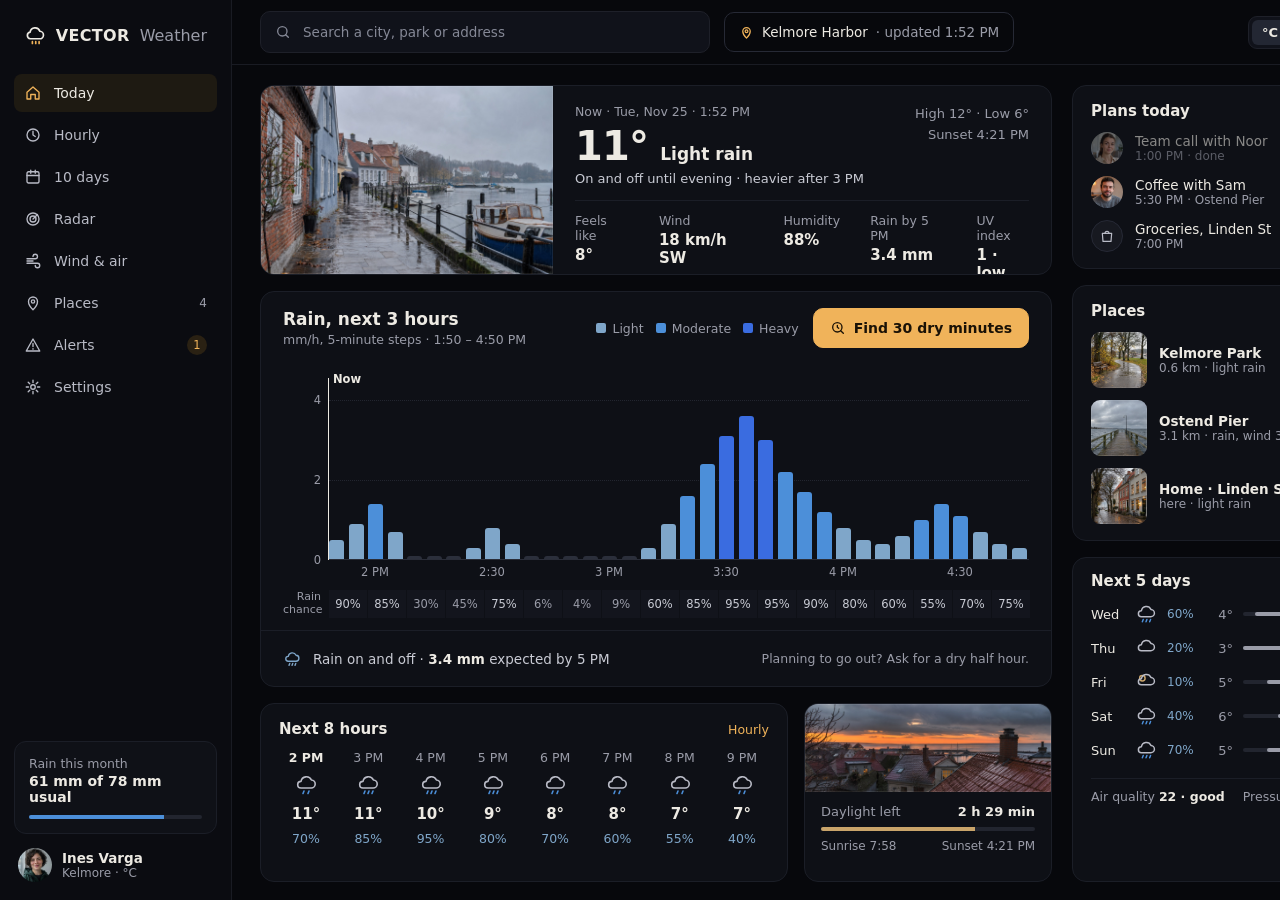
<file: index.html>
<!doctype html>
<html lang="en">
<head>
  <meta charset="utf-8">
  <meta name="viewport" content="width=device-width,initial-scale=1">
  <title>Walk Window — veraetogrex_portfolio</title>
  <link rel="stylesheet" href="style.css">
  <style>body{margin:0;min-height:100vh;display:grid;place-items:center;background:#07080c;overflow:auto}</style>
</head>
<body>
  <!-- Walk Window · the whole VECTOR Weather Today screen · zero dependencies · github.com/veraetogrex-portfolio -->
  <!-- A forecast without 30 dry minutes: document.querySelector('.vw').weatherApp.reset('steady') -->
  <section class="vw" aria-label="VECTOR Weather" data-assets="assets/"></section>
  <script src="script.js"></script>
</body>
</html>
</file>
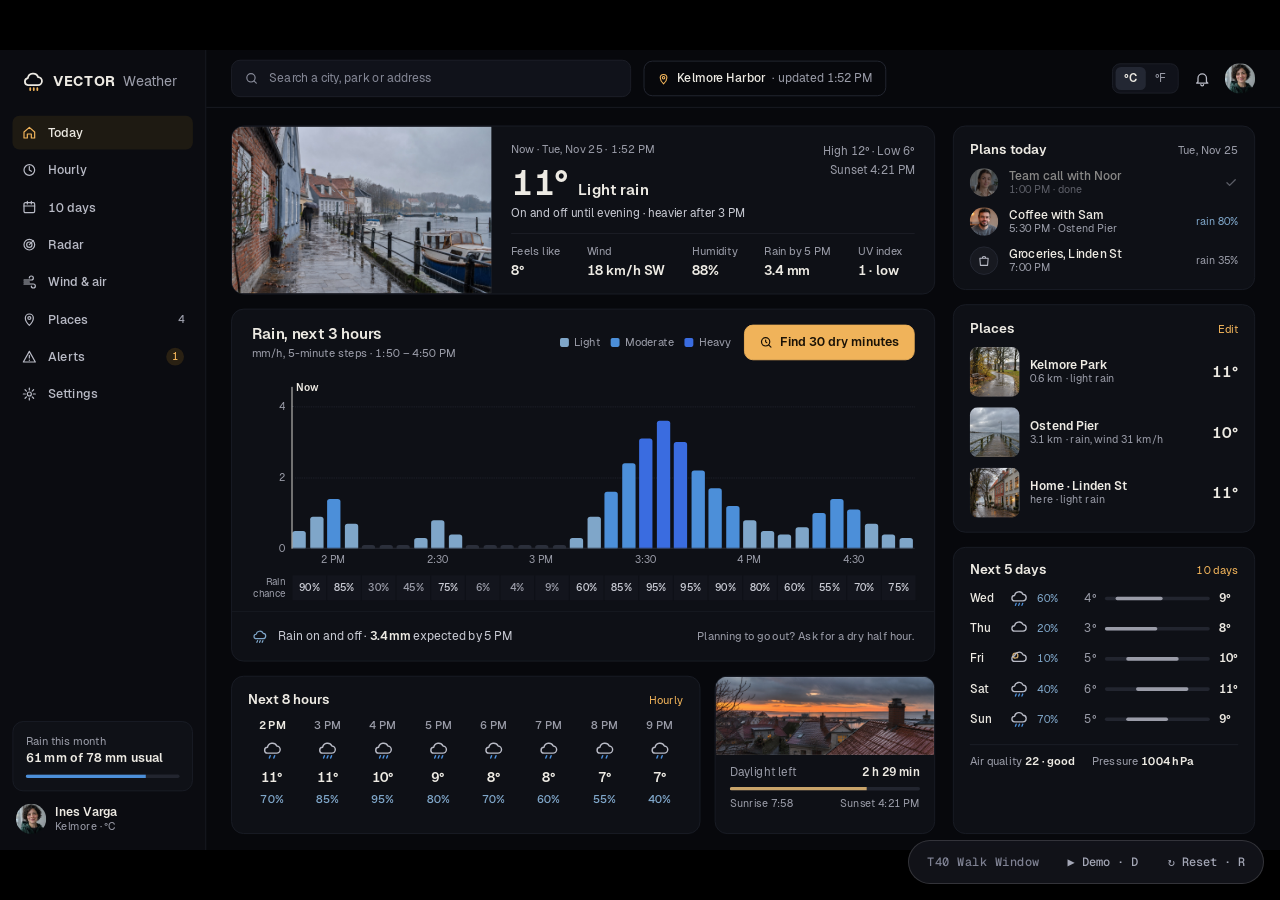
<file: mockup/walk-window.html>
<!doctype html>
<html lang="en">
<head>
<meta charset="utf-8">
<meta name="viewport" content="width=device-width,initial-scale=1">
<title>T40 Walk Window — 30 dry minutes in a rainy forecast</title>
<link rel="stylesheet" href="_shared/nocturne.css">
<link rel="stylesheet" href="../style.css">
<style>
  /* the whole app screen from ../, in Nocturne type; no grid on the app screen */
  #stage{background:#07080C}
  #stage .vw{position:absolute;left:0;top:0;--font:var(--f-text)}
  body.autoplay #stage :focus-visible{outline:none}
  body.autoplay #li-cursor{transition:none}   /* visible from frame one, no fade at the loop seam */
  #li-cursor svg{transform:scale(1.5);transform-origin:4px 3px}   /* the hand stays readable in a phone-sized reel */
  #li-cursor.down svg{transform:scale(1.3)}
</style>
</head>
<body>
<div id="stage" data-title="T40 Walk Window" data-url="veraetogrex-portfolio.github.io/walk-window">
  <section class="vw" aria-label="VECTOR Weather" data-assets="../assets/"></section>
</div>
<script src="_shared/stage.js"></script>
<script src="../script.js"></script>
<script>
const app = document.querySelector('.vw').weatherApp;
const rightEnd = sel => { const r = Stage.rect(document.querySelector(sel)); return [r.x + r.w - 16, r.cy + 4]; };   // the hand stays off the label
const REST = [985, 195];   // at rest on blank space of the Now card, off the chart
// one act: Today → "Find 30 dry minutes" walks the steps → 2:40–3:10 found → "Remind me at 2:30 PM", the walk lands in Plans today
Stage.init({
  reset: () => app.reset(),
  cursorStart: REST,
  async demo(s) {
    const t0 = performance.now();
    await s.until(t0, 920);                           // the whole Today screen at rest first
    await s.move(rightEnd('[data-find]'), 520);       // onto "Find 30 dry minutes" while the camera pushes in on the rain card
    await s.until(t0, 1500);
    await s.click(null, { hold: 110 });               // the steps are checked left to right, 100 ms each; 2:40–3:10 lights up at about 3.26 s
    await s.until(t0, 4940);                          // the camera has held the found window close up since 3.85 s
    await s.move(rightEnd('[data-remind]'), 500);     // onto "Remind me at 2:30 PM" while the camera moves to the button
    await s.until(t0, 5630);
    await s.click(null, { hold: 110 });               // "Reminder set · 2:30 PM"; 0.7 s later the walk lands in Plans today, the camera pans there and holds it
    await s.until(t0, 9750);
  },
});
</script>
</body>
</html>
</file>
<file: style.css>
/* VECTOR Weather · walk window — zero dependencies. The whole 1440×900 Today screen. */
.vw{
  --vw-void:#07080C; --vw-rail:#0B0C11; --vw-panel:#0E1016; --vw-well:#10121A; --vw-tile:#0F1117; --vw-raised:#13151D;
  --vw-hairline:#1B1E27; --vw-rule:#191B23; --vw-line:#1E2029; --vw-line-2:#262935; --vw-track:#22252F;
  --vw-paper:#EDEAE3; --vw-soft:#C9CBD4; --vw-nav:#B9BBC6; --vw-mist:#9A9CA8; --vw-dim:#858896;
  --vw-drizzle:#7FA6C9; --vw-shower:#4C8FD9; --vw-downpour:#3A6CE0; --vw-dry-stub:#2B2F3B; --vw-gap-line:#6A6E7C;
  --vw-dry:#F0B35A; --vw-dry-ink:#1A1206; --vw-dry-tint:#2A2113; --vw-dry-wash:#1E1A12; --vw-dry-line:#4A3818; --vw-dry-foot:#15120C; --vw-dusk:#C9A46A;
  --vw-out:cubic-bezier(.16,1,.3,1); --vw-state:cubic-bezier(.23,1,.32,1);
  position:relative; width:1440px; height:900px; overflow:hidden; display:flex;
  background:var(--vw-void); color:var(--vw-paper); font-family:var(--font, Geist, system-ui, sans-serif);
  font-size:14px; line-height:normal; -webkit-font-smoothing:antialiased; font-variant-numeric:tabular-nums;
}
.vw :where(*, *::before, *::after){box-sizing:border-box}
.vw :where(h2){margin:0; font-weight:600}
.vw :where(button){font:inherit; color:inherit; cursor:pointer; background:none; border:0; padding:0}
.vw :where(a){color:inherit; text-decoration:none}
.vw :where(img){display:block; max-width:none}
.vw :where(button, a, input):focus-visible{outline:2px solid var(--vw-dry); outline-offset:2px}
.vw .vw-sr{position:absolute; width:1px; height:1px; overflow:hidden; clip:rect(0 0 0 0); white-space:nowrap}
.vw .vw-small{font-size:12.5px; color:var(--vw-mist)}
.vw .vw-muted{color:var(--vw-mist)}
.vw .vw-card{background:var(--vw-panel); border:1px solid var(--vw-hairline); border-radius:14px}
.vw .vw-ph{position:relative; overflow:hidden; display:block; flex:none; background:#1A1C24}
.vw .vw-ph img{position:absolute; inset:0; width:100%; height:100%; object-fit:cover; outline:1px solid rgba(255,255,255,.08); outline-offset:-1px}
.vw .vw-av{position:relative; overflow:hidden; border-radius:50%; flex:none; display:block; width:34px; height:34px; background:#1F222C}
.vw .vw-av.s{width:32px; height:32px}
.vw .vw-av img{width:100%; height:100%; object-fit:cover}
.vw .vw-meter{height:4px; border-radius:2px; background:var(--vw-track); display:flex; overflow:hidden}
.vw .vw-meter span{background:var(--vw-shower)}
.vw .vw-meter.is-sun span{background:var(--vw-dusk)}
.vw .vw-sec-h{display:flex; align-items:baseline; justify-content:space-between}
.vw .vw-sec-h h2{font-size:15px}
.vw .vw-sec-h a{font-size:12.5px; color:var(--vw-dry)}
.vw .vw-wx{stroke:#B9BBC6; flex:none}
.vw .vw-wx .vw-drop{stroke:var(--vw-shower)}
.vw .vw-wx .vw-sun{stroke:var(--vw-dusk)}
.vw .vw-wx.is-light{stroke:var(--vw-drizzle); stroke-width:1.8}
.vw .vw-wx.is-light .vw-drop{stroke:var(--vw-drizzle)}

/* sidebar */
.vw .vw-side{width:232px; flex:none; background:var(--vw-rail); border-right:1px solid var(--vw-rule); display:flex; flex-direction:column; gap:4px; padding:22px 14px 18px}
.vw .vw-logo{display:flex; align-items:center; gap:10px; padding:0 10px 22px; font-size:16px}
.vw .vw-logo b{font-weight:700; letter-spacing:.02em}
.vw .vw-logo span{color:var(--vw-mist)}
.vw .vw-nav{display:flex; align-items:center; gap:12px; height:38px; padding:0 10px; border-radius:8px; color:var(--vw-nav); font-weight:500; transition:color .15s}
.vw .vw-nav:hover{color:var(--vw-paper)}
.vw .vw-nav.is-on{background:var(--vw-dry-wash); color:var(--vw-paper)}
.vw .vw-nav.is-on svg{color:var(--vw-dry)}
.vw .vw-count{margin-left:auto; font-size:12px; color:var(--vw-mist)}
.vw .vw-count.is-warn{min-width:20px; height:20px; border-radius:10px; background:var(--vw-dry-tint); color:var(--vw-dry); font-size:11.5px; display:grid; place-items:center}
.vw .vw-side-foot{margin-top:auto; display:flex; flex-direction:column; gap:14px}
.vw .vw-month{padding:14px; border-radius:12px; background:var(--vw-tile); border:1px solid var(--vw-hairline)}
.vw .vw-strong{font-size:14px; font-weight:600; margin-top:2px}
.vw .vw-month .vw-meter{margin-top:10px}
.vw .vw-me{display:flex; align-items:center; gap:10px; padding:0 4px}
.vw .vw-me-n{font-size:13.5px; font-weight:600}
.vw .vw-me .vw-small{font-size:12px}

/* top bar */
.vw .vw-col{flex:1; min-width:0; display:flex; flex-direction:column}
.vw .vw-top{height:65px; flex:none; display:flex; align-items:center; gap:14px; padding:0 28px; border-bottom:1px solid var(--vw-rule)}
.vw .vw-search{flex:1; max-width:450px; height:42px; border-radius:10px; background:var(--vw-well); border:1px solid var(--vw-line); display:flex; align-items:center; gap:10px; padding:0 14px; color:var(--vw-dim); font-size:13.5px}
.vw .vw-search input{flex:1; border:0; background:transparent; color:var(--vw-paper); font:inherit; outline:none}
.vw .vw-search input::placeholder{color:var(--vw-dim)}
.vw .vw-place{height:40px; padding:0 14px; border-radius:10px; border:1px solid var(--vw-line-2); font-size:13.5px; font-weight:500; display:flex; align-items:center; gap:8px}
.vw .vw-place svg{color:var(--vw-dry)}
.vw .vw-place span{color:var(--vw-mist); font-weight:400}
.vw .vw-top-r{margin-left:auto; display:flex; align-items:center; gap:8px}
.vw .vw-units{display:flex; padding:3px; border-radius:9px; background:var(--vw-well); border:1px solid var(--vw-line)}
.vw .vw-units button{padding:5px 10px; border-radius:6px; font-size:13px; color:var(--vw-mist)}
.vw .vw-units button[aria-pressed="true"]{background:#232733; color:var(--vw-paper); font-weight:600}
.vw .vw-ib{width:36px; height:36px; border-radius:50%; color:var(--vw-nav); display:inline-grid; place-items:center; position:relative}
.vw .vw-ib:hover{color:var(--vw-paper)}
.vw .vw-badge{position:absolute; top:2px; right:0; min-width:17px; height:17px; border-radius:9px; background:var(--vw-dry); color:var(--vw-dry-ink); font-size:10.5px; font-weight:700; display:none; place-items:center}
.vw[data-state="set"] .vw-badge{display:grid; animation:vw-pop .3s var(--vw-out) .7s backwards}

/* layout */
.vw .vw-body{flex:1; min-height:0; display:flex; gap:20px; padding:20px 28px 18px}
.vw .vw-main{width:792px; flex:none; display:flex; flex-direction:column; gap:16px}
.vw .vw-aside{flex:1; min-width:0; display:flex; flex-direction:column; gap:16px}

/* now */
.vw .vw-now{height:190px; flex:none; display:flex; overflow:hidden}
.vw .vw-now > .vw-ph{width:292px; height:auto}
.vw .vw-now-b{flex:1; padding:18px 22px; display:flex; flex-direction:column; gap:14px}
.vw .vw-now-h{display:flex; align-items:flex-start; gap:18px}
.vw .vw-temp{display:flex; align-items:baseline; gap:12px; margin-top:4px}
.vw .vw-temp b{font-size:40px; font-weight:600; letter-spacing:-.02em}
.vw .vw-temp span{font-size:17px; font-weight:600}
.vw .vw-now-sub{font-size:13px; color:var(--vw-soft); margin-top:2px}
.vw .vw-now-r{margin-left:auto; text-align:right; font-size:13px; color:var(--vw-mist); line-height:1.6}
.vw .vw-stats{display:flex; gap:30px; border-top:1px solid var(--vw-hairline); padding-top:12px}
.vw .vw-stats div{display:flex; flex-direction:column; gap:3px}
.vw .vw-stats span{font-size:12.5px; color:var(--vw-mist)}
.vw .vw-stats b{font-size:15px; font-weight:600}

/* rain, next 3 hours */
.vw .vw-rain{padding:16px 22px 0; display:flex; flex-direction:column; flex:none}
.vw .vw-rain-h{display:flex; align-items:center; gap:14px}
.vw .vw-rain-h h2{font-size:17px}
.vw .vw-rain-h .vw-small{margin-top:3px}
.vw .vw-legend{margin-left:auto; display:flex; align-items:center; gap:12px; font-size:12.5px; color:var(--vw-mist)}
.vw .vw-legend span{display:flex; align-items:center; gap:6px}
.vw .vw-legend i{width:10px; height:10px; border-radius:2px}
.vw .is-light{--c:var(--vw-drizzle)} .vw .is-moderate{--c:var(--vw-shower)} .vw .is-heavy{--c:var(--vw-downpour)} .vw .is-dry{--c:var(--vw-dry-stub)}
.vw .vw-legend i{background:var(--c)}
.vw .vw-find{height:40px; padding:0 16px; border-radius:10px; border:1px solid var(--vw-dry); background:var(--vw-dry); color:var(--vw-dry-ink); font-size:14px; font-weight:600; display:flex; align-items:center; gap:8px; white-space:nowrap;
  transition:transform .15s var(--vw-out), filter .15s}   /* the colours switch at once: a fade would pass amber text over amber */
.vw .vw-find:hover, .vw .vw-find.li-hover{filter:brightness(1.08)}
.vw:not([data-state="start"]) .vw-find{background:var(--vw-dry-wash); color:var(--vw-dry); border-color:var(--vw-dry-line); filter:none; cursor:default}

.vw .vw-chart{display:flex; gap:8px; margin-top:12px}
.vw .vw-axis{width:38px; flex:none; position:relative; height:200px; font-size:11.5px; color:var(--vw-mist); text-align:right}
.vw .vw-axis span{position:absolute; right:0}
.vw .vw-plot{position:relative; width:702px; height:200px}
.vw .vw-grid{position:absolute; left:0; right:0; border-top:1px dotted var(--vw-track)}
.vw .vw-base{position:absolute; left:0; right:0; bottom:0; border-top:1px solid #2A2D38}
.vw .vw-nowline{position:absolute; left:-1px; top:18px; bottom:0; border-left:1.5px solid var(--vw-paper)}
.vw .vw-nowtag{position:absolute; left:4px; top:12px; font-size:11.5px; font-weight:600}

.vw .vw-bar{position:absolute; bottom:0; width:15px; height:var(--h); background:var(--c); border-radius:3px 3px 1px 1px; transform-origin:50% 100%;
  transition:opacity .22s var(--vw-state), background-color .18s var(--vw-state), transform .2s var(--vw-out)}
.vw .vw-bar.is-checked:not(.is-dry){opacity:.35}
.vw[data-state="found"] .vw-bar:not(.is-dry), .vw[data-state="set"] .vw-bar:not(.is-dry){opacity:.55; transition-duration:.4s}
.vw .vw-bar.is-run, .vw[data-state="found"] .vw-bar.is-win, .vw[data-state="set"] .vw-bar.is-win{background:var(--vw-dry); transform:scaleY(1.5)}

/* boxes behind the bars: the dry run being counted, and a break that was too short */
.vw .vw-win, .vw .vw-gap{position:absolute; left:0; transform:translateX(var(--x, 0)); width:var(--w, 0); opacity:0; pointer-events:none}
.vw .vw-win{top:30px; height:170px; background:var(--vw-dry-tint); border-top:2px dashed var(--vw-dry); border-radius:4px 4px 0 0; transition:opacity .2s}
.vw .vw-win.is-on{opacity:1}
.vw[data-state="found"] .vw-win, .vw[data-state="set"] .vw-win{border-top-style:solid}
.vw .vw-gap{top:120px; height:80px; border:1.5px dashed var(--vw-gap-line); border-bottom:0; border-radius:4px 4px 0 0; transition:opacity .25s var(--vw-state)}
.vw .vw-gap.is-on{opacity:1}
.vw .vw-gap span{position:absolute; left:50%; top:-26px; transform:translateX(-50%); white-space:nowrap; font-size:11.5px; font-weight:500; color:var(--vw-nav); background:#171920; border:1px solid var(--vw-line-2); border-radius:10px; padding:2px 8px}

.vw .vw-scan{position:absolute; left:0; top:8px; bottom:0; border-left:2px solid var(--vw-dry); transform:translateX(var(--x, 0)); opacity:0; transition:transform .09s linear, opacity .15s}
.vw .vw-scan.is-on{opacity:1}
.vw .vw-scan span{position:absolute; left:6px; top:4px; white-space:nowrap; font-size:12px; font-weight:600; color:var(--vw-dry); opacity:0; transition:opacity .12s}
.vw .vw-scan.has-run span{opacity:1}

.vw .vw-chip{position:absolute; left:0; top:-6px; transform:translateX(calc(var(--x, 0px) - 50%)) scale(.95); white-space:nowrap; height:28px; padding:0 12px; border-radius:14px; background:var(--vw-dry); color:var(--vw-dry-ink); font-size:13px; font-weight:600; display:flex; align-items:center; gap:6px; opacity:0; pointer-events:none;
  transition:opacity .3s var(--vw-out), transform .3s var(--vw-out)}
.vw .vw-chip.is-on{opacity:1; transform:translateX(calc(var(--x, 0px) - 50%))}

.vw .vw-ticks{display:flex; gap:8px}
.vw .vw-ticks > div:first-child{width:38px; flex:none}
.vw .vw-ticks > div:last-child{position:relative; width:702px; height:22px; font-size:11.5px; color:var(--vw-mist)}
.vw .vw-ticks span{position:absolute; top:5px; transform:translateX(-50%)}
.vw .vw-chances{display:flex; gap:8px; align-items:center; margin-top:8px}
.vw .vw-chances-k{width:38px; flex:none; font-size:11px; color:var(--vw-mist); text-align:right; line-height:1.15}
.vw .vw-cells{display:flex; width:702px}
.vw .vw-cell{width:39px; height:28px; display:flex; align-items:center; justify-content:center; font-size:11.5px; font-weight:500; color:var(--vw-mist); background:var(--vw-raised); border-right:1px solid var(--vw-panel); transition:background-color .3s var(--vw-state), color .3s var(--vw-state)}
.vw .vw-cell.is-high{color:var(--vw-soft)}
.vw[data-state="found"] .vw-cell.is-win, .vw[data-state="set"] .vw-cell.is-win{background:var(--vw-dry-tint); color:var(--vw-dry); font-weight:600}

/* footer of the rain card: one pane per state */
.vw .vw-foot{position:relative; margin:12px -22px 0; height:56px; border-top:1px solid var(--vw-hairline); border-radius:0 0 14px 14px; transition:background-color .3s var(--vw-state)}
.vw[data-state="found"] .vw-foot, .vw[data-state="set"] .vw-foot{background:var(--vw-dry-foot)}
.vw .vw-pane{position:absolute; inset:0; padding:0 22px; display:flex; align-items:center; gap:12px; opacity:0; visibility:hidden; transition:opacity .12s, visibility 0s .12s}
.vw[data-state="start"] [data-pane="start"], .vw[data-state="scan"] [data-pane="scan"], .vw[data-state="found"] [data-pane="result"], .vw[data-state="set"] [data-pane="result"], .vw[data-state="none"] [data-pane="none"]{opacity:1; visibility:visible; transition:opacity .3s var(--vw-out) .1s}
.vw .vw-foot-t{font-size:13.5px; color:var(--vw-soft)}
.vw .vw-foot-t b{color:var(--vw-paper); font-weight:600}
.vw .vw-foot-r{margin-left:auto; font-size:12.5px; color:var(--vw-mist)}
.vw .vw-pulse{width:8px; height:8px; border-radius:50%; background:var(--vw-dry); flex:none}
.vw .vw-result{display:flex; flex-direction:column; gap:2px}
.vw .vw-result b{font-size:14px; font-weight:600; color:var(--vw-dry)}
.vw .vw-result span{font-size:12.5px; color:var(--vw-soft)}
.vw .vw-result.is-none b{color:var(--vw-paper)}
.vw [data-pane="none"] > svg{color:var(--vw-nav); flex:none}
.vw .vw-ghost{margin-left:auto; height:36px; padding:0 14px; border-radius:9px; border:1px solid var(--vw-line-2); color:var(--vw-soft); font-size:13px; font-weight:500; transition:opacity .2s, border-color .15s, transform .15s var(--vw-out)}
.vw .vw-ghost:hover{border-color:#3A3E4C}
.vw[data-state="set"] .vw-ghost{opacity:0; visibility:hidden}
.vw .vw-cta{position:relative; height:40px; padding:0 16px; border-radius:10px; border:1px solid var(--vw-dry); background:var(--vw-dry); color:var(--vw-dry-ink); font-size:14px; font-weight:600; display:grid; align-items:center;
  transition:background-color .15s var(--vw-state), transform .15s var(--vw-out), filter .15s}
.vw .vw-cta:hover, .vw .vw-cta.li-hover{filter:brightness(1.08)}
.vw .vw-cta > span{grid-area:1/1; display:flex; align-items:center; justify-content:center; gap:8px; white-space:nowrap; transition:opacity .18s}
.vw .vw-cta-b{opacity:0}
.vw .vw-cta-b svg{color:var(--vw-dry)}
.vw[data-state="set"] .vw-cta{background:var(--vw-dry-wash); color:var(--vw-paper); filter:none}
.vw[data-state="set"] .vw-cta-a{opacity:0}
.vw[data-state="set"] .vw-cta-b{opacity:1}
.vw[data-state="set"] .vw-cta-b svg{animation:vw-pop .3s cubic-bezier(.2,0,0,1)}
.vw .vw-find.is-press, .vw .vw-cta.is-press, .vw .vw-ghost.is-press{transform:scale(.97)}

/* next 8 hours, daylight */
.vw .vw-row{display:flex; gap:16px; flex:1; min-height:0}
.vw .vw-hours{flex:1; padding:16px 18px; display:flex; flex-direction:column; gap:12px}
.vw .vw-hours-l{display:flex; justify-content:space-between}
.vw .vw-hour{width:54px; display:flex; flex-direction:column; align-items:center; gap:8px; font-size:12.5px; color:var(--vw-mist); font-weight:500}
.vw .vw-hour.is-now > span{color:var(--vw-paper); font-weight:600}
.vw .vw-hour b{font-size:15px; font-weight:600; color:var(--vw-paper)}
.vw .vw-hour em{font-style:normal; color:var(--vw-drizzle)}
.vw .vw-daylight{width:248px; flex:none; overflow:hidden; display:flex; flex-direction:column}
.vw .vw-daylight > .vw-ph{height:88px}
.vw .vw-daylight-b{padding:12px 16px; display:flex; flex-direction:column; gap:8px}
.vw .vw-split{display:flex; justify-content:space-between; font-size:13px}
.vw .vw-split b{font-weight:600}
.vw .vw-split.vw-small{font-size:12px}

/* your day */
.vw .vw-plans{padding:16px 18px; display:flex; flex-direction:column; gap:12px}
.vw .vw-plan{display:flex; gap:12px; align-items:center}
.vw .vw-plan[hidden]{display:none}
.vw .vw-plan > div{flex:1; min-width:0}
.vw .vw-plan.is-done{opacity:.55}
.vw .vw-plan.is-done > svg{color:var(--vw-mist)}
.vw .vw-plan-t{font-size:13.5px; font-weight:500}
.vw .vw-plan-t.is-strong{font-weight:600}
.vw .vw-plan-m{font-size:12px; color:var(--vw-mist)}
.vw .vw-plan-r{font-size:12px; color:var(--vw-mist)}
.vw .vw-plan-r.is-rain{color:var(--vw-drizzle)}
.vw .vw-plan-i{width:32px; height:32px; border-radius:50%; background:var(--vw-dry-tint); color:var(--vw-dry); display:grid; place-items:center; flex:none}
.vw .vw-plan-i.is-plain{background:#171920; border:1px solid var(--vw-line-2); color:var(--vw-nav)}
.vw .vw-plan.is-new{margin:0 -8px; padding:8px; border-radius:10px; background:var(--vw-dry-wash); border:1px solid var(--vw-dry-line)}
.vw .vw-plan.is-new .vw-plan-t{font-weight:600}
.vw .vw-plan.is-new .vw-plan-m{color:var(--vw-dry)}
.vw .vw-plan.is-new .vw-plan-r{color:var(--vw-soft)}
.vw .vw-places{padding:16px 18px; display:flex; flex-direction:column; gap:12px}
.vw .vw-place-r{display:flex; gap:12px; align-items:center}
.vw .vw-place-r > div{flex:1}
.vw .vw-place-r .vw-ph{width:56px; height:56px; border-radius:9px}
.vw .vw-place-r b{font-size:17px; font-weight:600}
.vw .vw-days{padding:14px 18px; display:flex; flex-direction:column; gap:6px; flex:1; min-height:0; overflow:hidden}
.vw .vw-days .vw-sec-h{margin-bottom:4px}
.vw .vw-day{display:flex; align-items:center; gap:10px; height:28px; font-size:13px}
.vw .vw-day-n{width:34px; font-weight:500}
.vw .vw-day-p{width:34px; font-size:12px; color:var(--vw-drizzle)}
.vw .vw-day-lo{width:22px; text-align:right; color:var(--vw-mist)}
.vw .vw-range{flex:1; height:4px; border-radius:2px; background:var(--vw-track); position:relative}
.vw .vw-range span{position:absolute; top:0; bottom:0; border-radius:2px; background:var(--vw-mist)}
.vw .vw-day b{width:22px; font-weight:600}
.vw .vw-air{display:flex; gap:18px; margin-top:8px; padding-top:10px; border-top:1px solid var(--vw-hairline); font-size:12.5px; color:var(--vw-mist)}
.vw .vw-air b{color:var(--vw-paper); font-weight:600}
/* while the walk lands in the plans, the last card keeps its height and the column clips its overflow */
.vw.is-inserting .vw-aside{overflow:clip}
.vw.is-inserting .vw-days{margin-bottom:calc(-1 * var(--vw-shift, 0px))}

@keyframes vw-pop{from{transform:scale(.25); opacity:0}}

@media (prefers-reduced-motion: reduce){
  .vw .vw-bar, .vw .vw-scan, .vw .vw-chip, .vw .vw-pane, .vw .vw-cell, .vw .vw-win, .vw .vw-gap{transition-duration:.01s}
  .vw .vw-badge, .vw .vw-cta-b svg{animation:none}
}
</file>
<file: mockup/_shared/nocturne.css>
/* Nocturne — shared base styles for the mockups */
@font-face{font-family:"Chakra Petch";font-weight:500;font-display:swap;src:url(fonts/chakra-petch-latin-500-normal.woff2) format("woff2")}
@font-face{font-family:"Chakra Petch";font-weight:600;font-display:swap;src:url(fonts/chakra-petch-latin-600-normal.woff2) format("woff2")}
@font-face{font-family:"Chakra Petch";font-weight:700;font-display:swap;src:url(fonts/chakra-petch-latin-700-normal.woff2) format("woff2")}
@font-face{font-family:"Geist";font-weight:400;font-display:swap;src:url(fonts/geist-sans-latin-400-normal.woff2) format("woff2")}
@font-face{font-family:"Geist";font-weight:500;font-display:swap;src:url(fonts/geist-sans-latin-500-normal.woff2) format("woff2")}
@font-face{font-family:"Geist";font-weight:600;font-display:swap;src:url(fonts/geist-sans-latin-600-normal.woff2) format("woff2")}
@font-face{font-family:"Geist";font-weight:700;font-display:swap;src:url(fonts/geist-sans-latin-700-normal.woff2) format("woff2")}
@font-face{font-family:"Geist Mono";font-weight:400;font-display:swap;src:url(fonts/geist-mono-latin-400-normal.woff2) format("woff2")}
@font-face{font-family:"Geist Mono";font-weight:500;font-display:swap;src:url(fonts/geist-mono-latin-500-normal.woff2) format("woff2")}

:root{
  --void:#07080C; --panel:#0E1016; --panel-2:#111218; --raise:#1A1B24; --raise-2:#22252F;
  --glass:rgba(255,255,255,.05); --glass-strong:rgba(255,255,255,.12);
  --line:rgba(255,255,255,.08); --line-2:rgba(255,255,255,.14);
  --text:#F2F3F7; --text-2:#A4A7B6; --text-3:#7F8293;
  --pulse:#7C6CFF; --pulse-btn:#6A5AF9; --pulse-soft:#A69BFF; --pulse-pale:#C9C2FF;
  --ion:#3FE0D0; --flare:#FF7A45; --pink:#FF6FB5; --amber:#FFB547;
  --daylight:#F4F5F8;
  --r-field:10px; --r-card:14px; --r-panel:20px;
  --f-display:"Chakra Petch","Geist",system-ui,sans-serif;
  --f-text:"Geist","Inter",system-ui,-apple-system,sans-serif;
  --f-mono:"Geist Mono",ui-monospace,"SF Mono",Menlo,monospace;
  --ease-out:cubic-bezier(.2,.8,.2,1);
  --ease-io:cubic-bezier(.65,0,.35,1);
  --ease-back:cubic-bezier(.34,1.56,.64,1);
}
*,*::before,*::after{box-sizing:border-box}
html,body{margin:0;height:100%;background:#000;color:var(--text);font-family:var(--f-text);-webkit-font-smoothing:antialiased;overflow:hidden}
button,input,textarea{font:inherit;color:inherit}
button{cursor:pointer;background:none;border:0;padding:0}

/* viewport and scaling */
.li-viewport{position:fixed;inset:0;overflow:hidden;background:#000}
.li-shell{position:absolute;left:50%;top:50%;transform-origin:50% 50%}
#stage{position:relative;width:1440px;height:900px;overflow:hidden;background:var(--void);isolation:isolate}
#stage.grid::before{content:"";position:absolute;inset:0;pointer-events:none;z-index:0;
  background-image:linear-gradient(var(--line) 1px,transparent 1px),linear-gradient(90deg,var(--line) 1px,transparent 1px);
  background-size:48px 48px;background-position:-1px -1px;opacity:.45;
  -webkit-mask-image:radial-gradient(ellipse 75% 70% at 50% 50%,#000 30%,transparent 100%);
          mask-image:radial-gradient(ellipse 75% 70% at 50% 50%,#000 30%,transparent 100%)}

/* browser frame (?frame) */
.li-browser{width:1440px;border-radius:18px;overflow:hidden;background:#15161D;box-shadow:0 0 0 1px rgba(255,255,255,.08),0 40px 120px rgba(0,0,0,.6)}
.li-browser-bar{height:46px;display:flex;align-items:center;gap:16px;padding:0 18px;background:#121319;border-bottom:1px solid var(--line)}
.li-dots{display:flex;gap:8px}.li-dots i{width:12px;height:12px;border-radius:50%;background:#2A2C36;display:block}
.li-dots i:nth-child(1){background:#FF5F57}.li-dots i:nth-child(2){background:#FEBC2E}.li-dots i:nth-child(3){background:#28C840}
.li-url{flex:0 1 520px;margin:0 auto;height:28px;border-radius:8px;background:#1C1D25;display:flex;align-items:center;justify-content:center;gap:8px;font:500 13px var(--f-mono);color:var(--text-2);letter-spacing:.02em}
.li-url::before{content:"";width:9px;height:11px;border:1.5px solid var(--text-3);border-radius:2px 2px 3px 3px;border-top-width:4px;opacity:.7}

/* demo cursor */
#li-cursor{position:absolute;left:0;top:0;width:28px;height:28px;z-index:9999;pointer-events:none;opacity:0;transition:opacity .2s;will-change:transform;filter:drop-shadow(0 4px 10px rgba(0,0,0,.55))}
#li-cursor.on{opacity:1}
#li-cursor svg{display:block;transform-origin:4px 3px;transition:transform .12s var(--ease-out)}
#li-cursor.down svg{transform:scale(.82)}
#li-cursor.grab .arrow{display:none}#li-cursor:not(.grab) .hand{display:none}
.li-ripple{position:absolute;width:44px;height:44px;margin:-22px 0 0 -22px;border-radius:50%;border:2px solid rgba(255,255,255,.85);pointer-events:none;z-index:9998;animation:li-ripple .5s var(--ease-out) forwards}
@keyframes li-ripple{from{transform:scale(.3);opacity:.9}to{transform:scale(1.35);opacity:0}}
#stage.demo-running, #stage.demo-running *{cursor:none!important}

/* control pill outside the stage (interactive mode only) */
.li-controls{position:fixed;right:16px;bottom:16px;z-index:10;display:flex;gap:6px;padding:6px;border-radius:999px;background:rgba(20,21,28,.86);border:1px solid var(--line-2);backdrop-filter:blur(10px);font:500 12px var(--f-mono);letter-spacing:.04em}
.li-controls button{padding:7px 12px;border-radius:999px;color:var(--text-2)}
.li-controls button:hover{background:var(--raise-2);color:var(--text)}
.li-controls .li-title{padding:7px 10px 7px 12px;color:var(--text-3)}
body.autoplay .li-controls,body.clean .li-controls{display:none}

/* shared primitives */
.mono{font-family:var(--f-mono);letter-spacing:.08em;text-transform:uppercase}
.display{font-family:var(--f-display);text-transform:uppercase;letter-spacing:.02em}
.btn{display:inline-flex;align-items:center;justify-content:center;gap:10px;height:52px;padding:0 26px;border-radius:var(--r-field);background:var(--pulse-btn);color:#fff;font:600 17px var(--f-text);box-shadow:0 0 0 1px rgba(255,255,255,.1) inset,0 10px 30px -10px rgba(124,108,255,.8)}
.btn.ghost{background:var(--glass);box-shadow:0 0 0 1px var(--line-2) inset;color:var(--text)}
.field{height:56px;border-radius:var(--r-field);background:rgba(255,255,255,.035);border:1px solid var(--line-2);padding:0 18px;display:flex;align-items:center;font-size:18px;color:var(--text);outline:none;transition:border-color .2s,box-shadow .2s}
.field:focus,.field.focus{border-color:var(--pulse);box-shadow:0 0 0 4px rgba(124,108,255,.18)}
.card{background:var(--panel);border:1px solid var(--line);border-radius:var(--r-panel)}
.hud-corners{position:absolute;inset:-10px;pointer-events:none;
  background:
   linear-gradient(var(--c,var(--line-2)) 0 0) left top/18px 1px no-repeat,linear-gradient(var(--c,var(--line-2)) 0 0) left top/1px 18px no-repeat,
   linear-gradient(var(--c,var(--line-2)) 0 0) right top/18px 1px no-repeat,linear-gradient(var(--c,var(--line-2)) 0 0) right top/1px 18px no-repeat,
   linear-gradient(var(--c,var(--line-2)) 0 0) left bottom/18px 1px no-repeat,linear-gradient(var(--c,var(--line-2)) 0 0) left bottom/1px 18px no-repeat,
   linear-gradient(var(--c,var(--line-2)) 0 0) right bottom/18px 1px no-repeat,linear-gradient(var(--c,var(--line-2)) 0 0) right bottom/1px 18px no-repeat}
.status-line{position:absolute;left:48px;right:48px;bottom:28px;display:flex;justify-content:space-between;font:500 12px var(--f-mono);letter-spacing:.14em;text-transform:uppercase;color:var(--text-3);z-index:2}

@media (prefers-reduced-motion: reduce){
  *,*::before,*::after{animation-duration:150ms!important;transition-duration:150ms!important}
}
</file>
